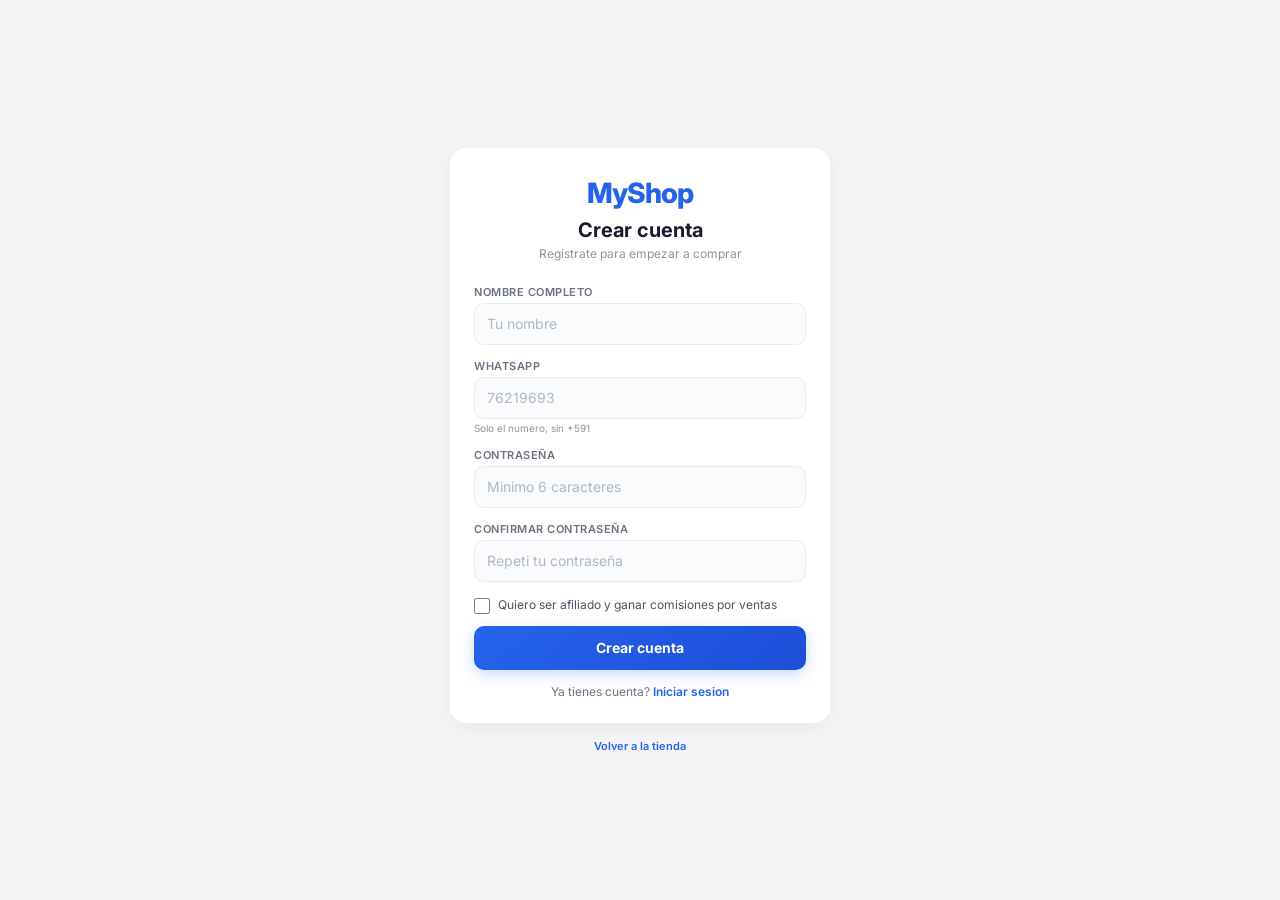
<file: login.html>
<!DOCTYPE html>
<html lang="es-BO">
<head>
<meta charset="UTF-8">
<meta name="viewport" content="width=device-width, initial-scale=1.0">
<title>MyShop Bolivia - Registro</title>
<link rel="preconnect" href="https://fonts.googleapis.com">
<link href="https://fonts.googleapis.com/css2?family=Inter:wght@400;500;600;700;800&display=swap" rel="stylesheet">
<style>
*,*::before,*::after{margin:0;padding:0;box-sizing:border-box}
body{font-family:'Inter',-apple-system,BlinkMacSystemFont,sans-serif;background:#f4f5f7;min-height:100vh;display:flex;align-items:center;justify-content:center;color:#1a1a2e}
.container{width:100%;max-width:420px;padding:20px}
.card{background:#fff;border-radius:16px;box-shadow:0 4px 24px rgba(0,0,0,0.06);overflow:hidden}
.card-header{text-align:center;padding:28px 24px 0}
.card-header .logo{font-size:28px;font-weight:800;color:#2563eb;letter-spacing:-1px}
.card-header h1{font-size:20px;font-weight:700;color:#1a1a2e;margin-top:8px}
.card-header p{font-size:12px;color:#8b93a0;margin-top:4px}
.card-body{padding:24px}
.form-group{margin-bottom:14px}
.form-group label{display:block;font-size:11px;font-weight:600;color:#6b7280;text-transform:uppercase;letter-spacing:.5px;margin-bottom:4px}
.form-group input{width:100%;height:42px;padding:0 12px;border:1.5px solid #e8eaed;border-radius:10px;font-size:14px;font-family:inherit;transition:border-color .2s,box-shadow .2s;background:#fafbfc}
.form-group input:focus{border-color:#2563eb;box-shadow:0 0 0 3px rgba(37,99,235,0.1);background:#fff;outline:none}
.form-group input::placeholder{color:#b0b7c3}
.form-hint{font-size:10px;color:#8b93a0;margin-top:3px}
.btn{width:100%;height:44px;border:none;border-radius:10px;font-size:14px;font-weight:700;cursor:pointer;transition:all .2s;font-family:inherit}
.btn-primary{background:linear-gradient(135deg,#2563eb,#1d4ed8);color:#fff;box-shadow:0 4px 14px rgba(37,99,235,0.25)}
.btn-primary:hover{transform:translateY(-1px);box-shadow:0 6px 20px rgba(37,99,235,0.35)}
.btn-primary:disabled{opacity:.6;cursor:default;transform:none}
.checkbox-wrap{display:flex;align-items:flex-start;gap:8px;margin:12px 0}
.checkbox-wrap input{margin-top:2px;accent-color:#2563eb;width:16px;height:16px;flex-shrink:0}
.checkbox-wrap label{font-size:12px;color:#4b5563;line-height:1.5}
.error{display:none;background:#fee2e2;color:#b91c1c;font-size:12px;padding:10px 14px;border-radius:8px;margin-bottom:14px}
.success{display:none;background:#d1fae5;color:#065f46;font-size:12px;padding:10px 14px;border-radius:8px;margin-bottom:14px}
.hidden{display:none !important}
.spinner{display:inline-block;width:16px;height:16px;border:2px solid rgba(255,255,255,.3);border-top-color:#fff;border-radius:50%;animation:spin .6s linear infinite;vertical-align:middle;margin-right:6px}
@keyframes spin{to{transform:rotate(360deg)}}
.footer-text{text-align:center;font-size:11px;color:#8b93a0;margin-top:16px}
.footer-text a{color:#2563eb;text-decoration:none;font-weight:600}
.footer-text a:hover{text-decoration:underline}
.ref-link-box{background:#eff6ff;border:1px solid #bfdbfe;border-radius:10px;padding:14px;text-align:center;margin:14px 0}
.ref-link-box .ref-title{font-size:11px;font-weight:600;color:#1e40af;margin-bottom:4px;text-transform:uppercase;letter-spacing:.5px}
.ref-link-box .ref-code{font-size:18px;font-weight:800;color:#1e40af;font-family:monospace;letter-spacing:1px}
.ref-link-box .ref-hint{font-size:10px;color:#3b82f6;margin-top:2px}
.ref-banner{background:linear-gradient(135deg,#eff6ff,#f0fdf4);border:1px solid #bfdbfe;border-radius:12px;padding:14px;margin-bottom:18px;text-align:center}
.ref-banner .rbt{font-size:13px;font-weight:700;color:#1e40af}
.ref-banner .rbs{font-size:11px;color:#3b82f6;margin-top:4px}
.login-link{text-align:center;font-size:12px;color:#6b7280;margin-top:14px}
.login-link a{color:#2563eb;text-decoration:none;font-weight:600}
.login-link a:hover{text-decoration:underline}
</style>
<script src="js/static-mode.js"></script>
</head>
<body>
<div class="container">
  <div class="card">
    <div class="card-header">
      <div class="logo">MyShop</div>
      <h1>Crear cuenta</h1>
      <p>Registrate para empezar a comprar</p>
    </div>
    <div class="card-body">

      <div id="refBanner" class="ref-banner hidden">
        <div class="rbt" id="refBannerName"></div>
        <div class="rbs">Usa este código al registrarte</div>
      </div>

      <div id="errorBox" class="error"></div>
      <div id="successBox" class="success"></div>

      <form id="registerForm" onsubmit="return handleRegister(event)">
        <div class="form-group">
          <label>Nombre completo</label>
          <input type="text" id="regNombre" placeholder="Tu nombre" required>
        </div>
        <div class="form-group">
          <label>WhatsApp</label>
          <input type="text" id="regWa" placeholder="76219693" required>
          <div class="form-hint">Solo el numero, sin +591</div>
        </div>
        <div class="form-group">
          <label>Contraseña</label>
          <input type="password" id="regPass" placeholder="Minimo 6 caracteres" required minlength="6">
        </div>
        <div class="form-group">
          <label>Confirmar contraseña</label>
          <input type="password" id="regPassConfirm" placeholder="Repeti tu contraseña" required minlength="6">
        </div>
        <div class="checkbox-wrap">
          <input type="checkbox" id="regAfiliado">
          <label for="regAfiliado">Quiero ser afiliado y ganar comisiones por ventas</label>
        </div>
        <button type="submit" class="btn btn-primary" id="regBtn">Crear cuenta</button>
      </form>

      <div id="registerSuccess" class="hidden">
        <div style="text-align:center;padding:20px 0">
          <div style="font-size:48px;margin-bottom:12px">&#10003;</div>
          <h3 style="font-size:18px;font-weight:700;color:#065f46;margin-bottom:6px">Cuenta creada</h3>
          <p style="font-size:13px;color:#4b5563;margin-bottom:6px" id="regSuccessMsg"></p>
          <div class="ref-link-box hidden" id="refLinkBox">
            <div class="ref-title">Tu codigo de afiliado</div>
            <div class="ref-code" id="refLinkCode"></div>
            <div class="ref-hint">Comparti este codigo para ganar comisiones</div>
          </div>
          <div style="margin-top:16px;font-size:12px;color:#6b7280" id="regPendingMsg">
            Tu solicitud de afiliado esta en revision.
          </div>
          <button class="btn btn-primary" style="margin-top:16px" onclick="window.location.href='/'">Ir a la tienda</button>
        </div>
      </div>

      <div class="login-link">
        Ya tienes cuenta? <a href="afiliado.html">Iniciar sesion</a>
      </div>

    </div>
  </div>
  <div class="footer-text">
    <a href="/">Volver a la tienda</a>
  </div>
</div>

<script>
const API = '/api/myshop_api.php';
const urlParams = new URLSearchParams(window.location.search);
const refFromUrl = urlParams.get('ref') || '';

if (refFromUrl) {
  document.getElementById('refBanner').classList.remove('hidden');
  document.getElementById('refBannerName').textContent = 'Invitado por: ' + refFromUrl;
}

function hideMessages() {
  document.getElementById('errorBox').style.display = 'none';
  document.getElementById('successBox').style.display = 'none';
}

function showError(msg) {
  var el = document.getElementById('errorBox');
  el.textContent = msg;
  el.style.display = 'block';
  document.getElementById('successBox').style.display = 'none';
}

function setBtnLoading(btn, loading) {
  if (loading) {
    btn.disabled = true;
    btn.dataset.origText = btn.textContent;
    btn.innerHTML = '<span class="spinner"></span>' + btn.textContent;
  } else {
    btn.disabled = false;
    btn.textContent = btn.dataset.origText || btn.textContent;
  }
}

async function handleRegister(e) {
  e.preventDefault();
  hideMessages();
  var btn = document.getElementById('regBtn');
  setBtnLoading(btn, true);

  try {
    var pass = document.getElementById('regPass').value;
    var passConfirm = document.getElementById('regPassConfirm').value;
    if (pass !== passConfirm) throw new Error('Las contraseñas no coinciden');

    var wa = document.getElementById('regWa').value.trim();
    // Auto-agregar prefijo 591 si no lo tiene
    if (!wa.startsWith('591')) wa = '591' + wa.replace(/^\+?/,'');

    var body = new URLSearchParams();
    body.set('action', 'auth_register');
    body.set('nombre', document.getElementById('regNombre').value.trim());
    body.set('whatsapp', wa);
    body.set('password', pass);

    var refCode = refFromUrl;
    if (refCode) body.set('ref_code', refCode);

    var esAfiliado = document.getElementById('regAfiliado').checked;
    if (esAfiliado) body.set('afiliado', '1');

    var res = await fetch(API, { method: 'POST', headers: { 'Content-Type': 'application/x-www-form-urlencoded' }, body: body.toString() });
    var j = await res.json();
    if (!j.success) throw new Error(j.error || 'Error al crear cuenta');

    localStorage.setItem('aff_token', j.token);
    if (j.codigo_afiliado) localStorage.setItem('aff_code', j.codigo_afiliado);
    localStorage.setItem('aff_nombre', j.usuario.nombre);

    document.getElementById('registerForm').classList.add('hidden');
    document.getElementById('registerSuccess').classList.remove('hidden');

    if (esAfiliado && j.codigo_afiliado) {
      document.getElementById('refLinkBox').classList.remove('hidden');
      document.getElementById('refLinkCode').textContent = j.codigo_afiliado;
      document.getElementById('regPendingMsg').style.display = '';
      document.getElementById('regSuccessMsg').textContent = 'Bienvenido ' + j.usuario.nombre;
    } else {
      document.getElementById('refLinkBox').classList.add('hidden');
      document.getElementById('regPendingMsg').style.display = 'none';
      document.getElementById('regSuccessMsg').textContent = 'Bienvenido ' + j.usuario.nombre + ' a MyShop';
    }
  } catch (err) {
    showError(err.message);
  } finally {
    setBtnLoading(btn, false);
  }
  return false;
}

document.getElementById('regPass').addEventListener('keydown', function(e) {
  if (e.key === 'Enter') handleRegister(e);
});
</script>
</body>
</html>
</file>
